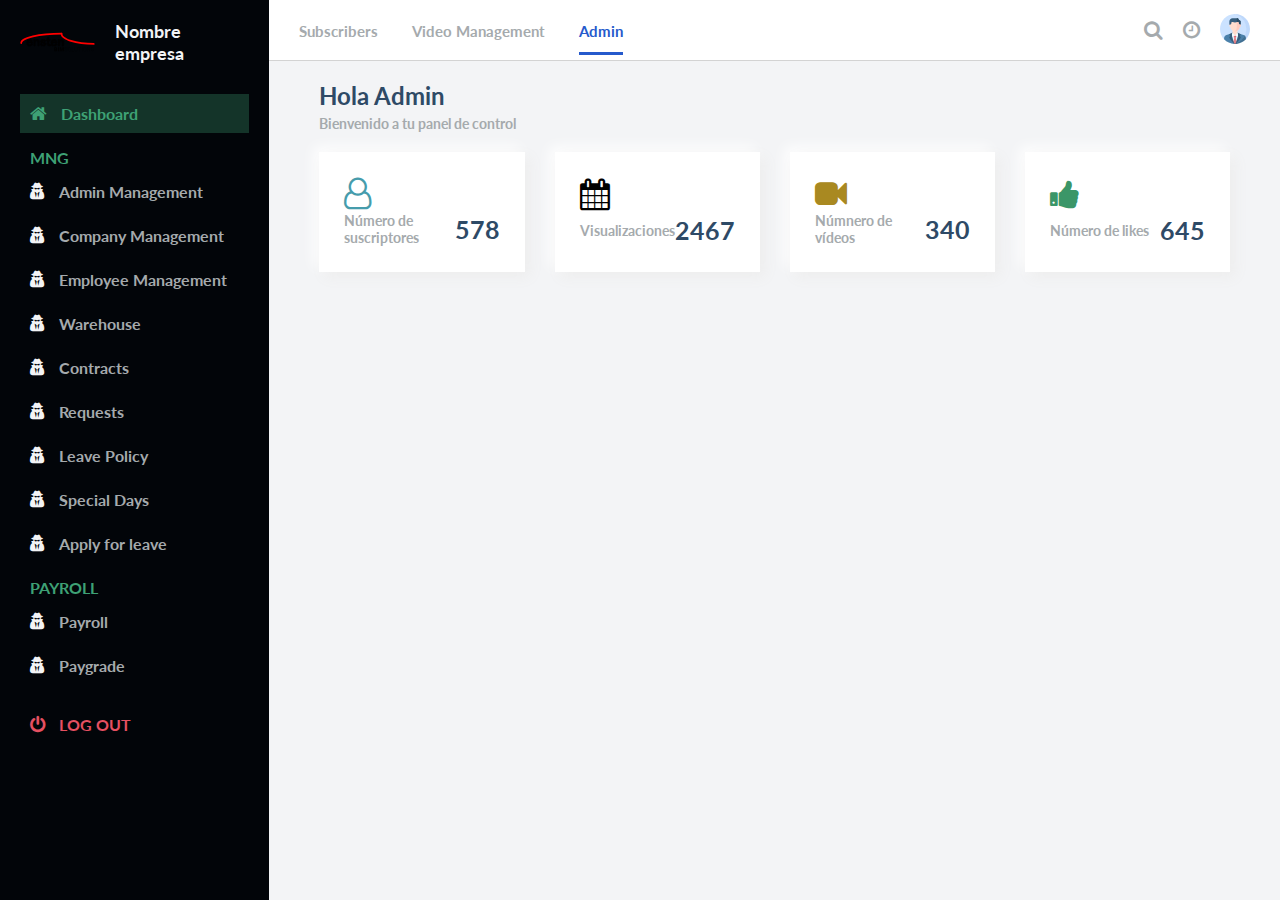
<file: admin-dashboard/index.html>
<!DOCTYPE html>
<html lang="es">
<head>
    <meta charset="UTF-8">
    <meta name="viewport" content="width=device-width, initial-scale=1.0">
    <meta http-equiv="X-UA-Compatible" content="ie=edge">
    <title>Panel de control</title>
    <link rel="stylesheet" href="css/style.css">
    <link rel="stylesheet" href="https://stackpath.bootstrapcdn.com/font-awesome/4.7.0/css/font-awesome.min.css" integrity="sha384-wvfXpqpZZVQGK6TAh5PVlGOfQNHSoD2xbE+QkPxCAFlNEevoEH3Sl0sibVcOQVnN" crossorigin="anonymous">
</head>
<body>
    <div class="container">
        <nav class="navbar">
            <div class="nav-icon" onclick="toggleSidebar()">
                <i class="fa fa-bars"></i>
            </div>
            <!-- Menú superior horizontal -->
            <!-- Menú izquierda -->
            <div class="navbar-left">
                <a href="#">Subscribers</a>
                <a href="#">Video Management</a>
                <a class="active-link" href="#">Admin</a>
            </div>
            <!-- Menú derecha -->
            <div class="navbar-right">
                <a href="#">
                    <i class="fa fa-search"></i>
                </a>
                <a href="#">
                    <i class="fa fa-clock-o"></i>
                </a>
                <a href="#">
                    <img width="30" src="assets/avatar.svg" alt="">
                </a>
            </div>
        </nav>
        <main>
            <div class="main-container">

                <div class="main-title">
                    <div class="main-greeting">
                        <h1>Hola Admin</h1>
                        <p>Bienvenido a tu panel de control</p>
                    </div>
                </div>

                <div class="main-cards">

                    <div class="card">
                        <i class="fa fa-user-o fa-2x text-lightblue"></i>
                        <div class="card-inner">
                            <p class="text-primary-p">Número de suscriptores</p>
                            <span class="font-bold text-title">578</span>
                        </div>
                    </div>

                    <div class="card">
                        <i class="fa fa-calendar fa-2x text-red"></i>
                        <div class="card-inner">
                            <p class="text-primary-p">Visualizaciones</p>
                            <span class="font-bold text-title">2467</span>
                        </div>
                    </div>

                    <div class="card">
                        <i class="fa fa-video-camera fa-2x text-yellow"></i>
                        <div class="card-inner">
                            <p class="text-primary-p">Númnero de vídeos</p>
                            <span class="font-bold text-title">340</span>
                        </div>
                    </div>

                    <div class="card">
                        <i class="fa fa-thumbs-up fa-2x text-green"></i>
                        <div class="card-inner">
                            <p class="text-primary-p">Número de likes</p>
                            <span class="font-bold text-title">645</span>
                        </div>
                    </div>

                </div>

            </div>
        </main>

        <div id="sidebar">
            <div class="sidebar-title">
                <div class="sidebar-img">
                    <img src="assets/logo.svg" alt="">
                    <h1>Nombre empresa</h1>
                </div>
                <i class="fa fa-times" id="sidebarIcon" onclick="closeSidebar"></i>
            </div>

            <div class="sidebar-menu">
                <div class="sidebar-link active-menu-link">
                    <i class="fa fa-home"></i>
                    <a href="#">Dashboard</a>
                </div>
                <h2>MNG</h2>
                <div class="sidebar-link">
                    <i class="fa fa-user-secret"></i>
                    <a href="#">Admin Management</a>
                </div>
                <div class="sidebar-link">
                    <i class="fa fa-user-secret"></i>
                    <a href="#">Company Management</a>
                </div>
                <div class="sidebar-link">
                    <i class="fa fa-user-secret"></i>
                    <a href="#">Employee Management</a>
                </div>
                <div class="sidebar-link">
                    <i class="fa fa-user-secret"></i>
                    <a href="#">Warehouse</a>
                </div>
                <div class="sidebar-link">
                    <i class="fa fa-user-secret"></i>
                    <a href="#">Contracts</a>
                </div>
                <div class="sidebar-link">
                    <i class="fa fa-user-secret"></i>
                    <a href="#">Requests</a>
                </div>
                <div class="sidebar-link">
                    <i class="fa fa-user-secret"></i>
                    <a href="#">Leave Policy</a>
                </div>
                <div class="sidebar-link">
                    <i class="fa fa-user-secret"></i>
                    <a href="#">Special Days</a>
                </div>
                <div class="sidebar-link">
                    <i class="fa fa-user-secret"></i>
                    <a href="#">Apply for leave</a>
                </div>
                <h2>PAYROLL</h2>
                <div class="sidebar-link">
                    <i class="fa fa-user-secret"></i>
                    <a href="#">Payroll</a>
                </div>
                <div class="sidebar-link">
                    <i class="fa fa-user-secret"></i>
                    <a href="#">Paygrade</a>
                </div>
                <div class="sidebar-logout">
                    <i class="fa fa-power-off"></i>
                    <a href="#">Log out</a>
                </div>
            </div>
        </div>
    </div>
    
    <script src="js/main.js"></script>
</body>
</html>
</file>
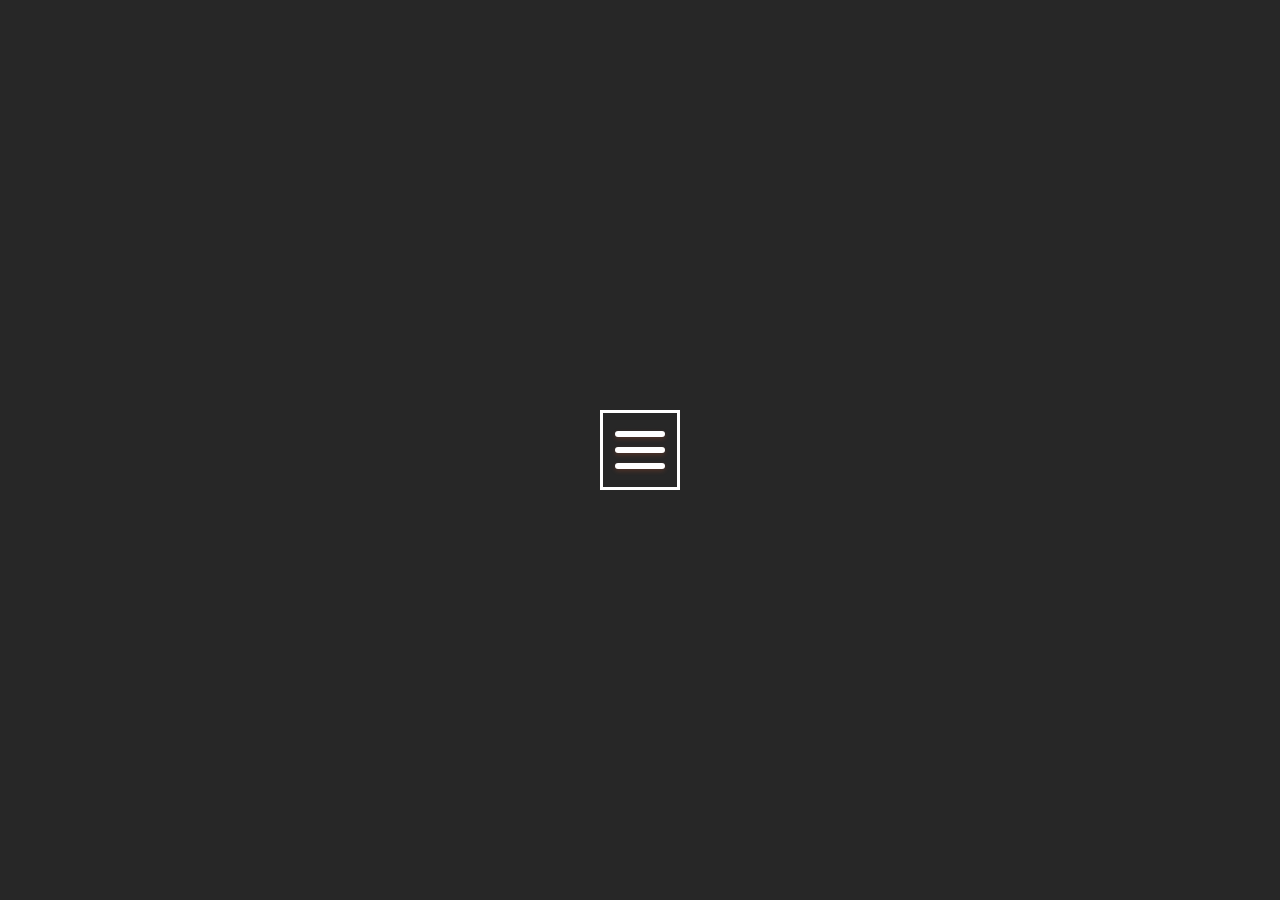
<file: animated-hamburger-menu/index.html>
<!DOCTYPE html>
<html lang="en">
<head>
    <meta charset="UTF-8">
    <meta name="viewport" content="width=device-width, initial-scale=1.0">
    <meta http-equiv="X-UA-Compatible" content="ie=edge">
    <title>CSS Hamburger Animation</title>
    <link rel="stylesheet" href="css/style.css">
</head>
<body>
    <div class="menu-btn">
        <div class="menu-btn-burger"></div>
    </div>
    <script src="js/main.js"></script>
</body>
</html>
</file>
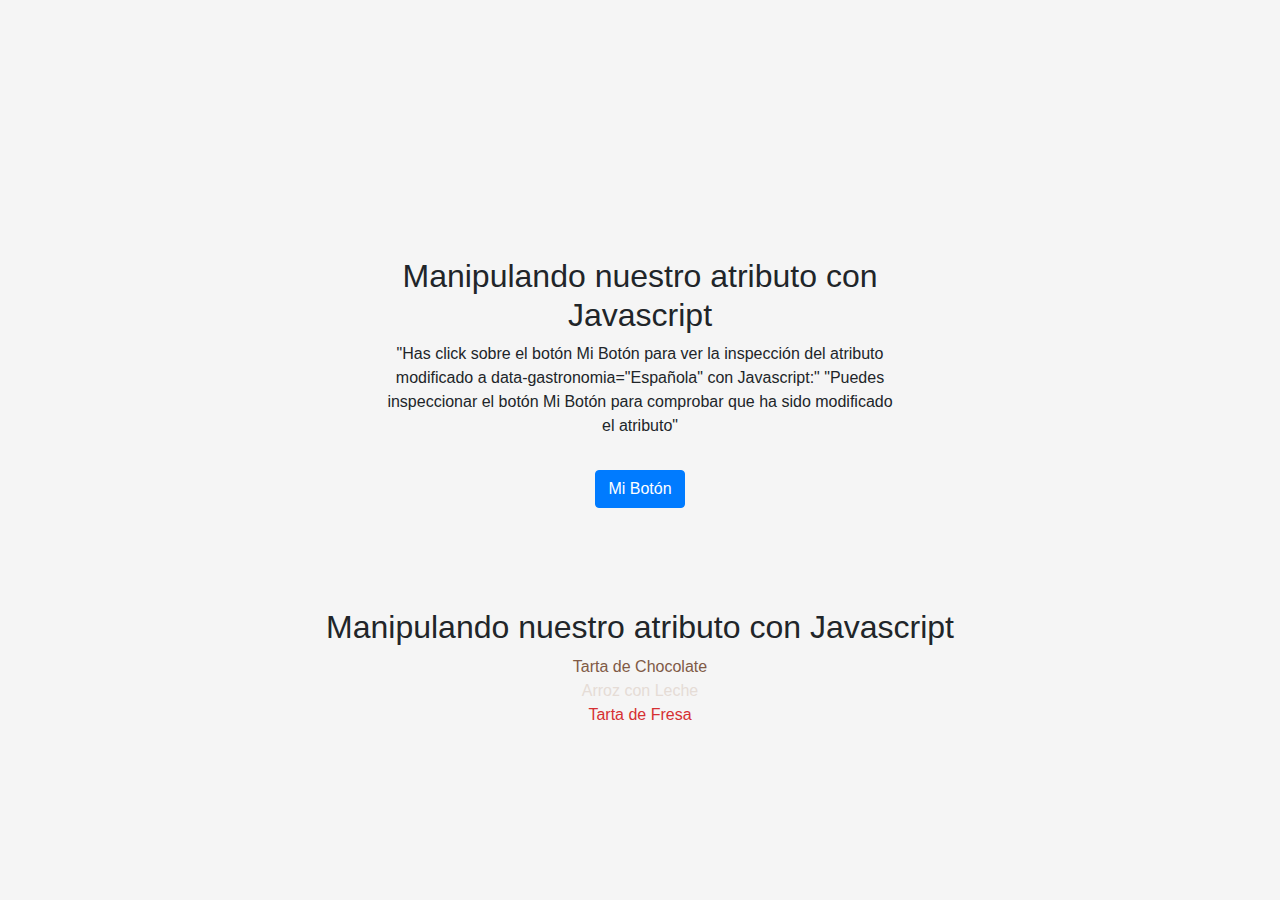
<file: custom-data-attributes/index.html>
<!DOCTYPE html>
<html lang="es">
<head>
    <meta charset="UTF-8">
    <meta name="viewport" content="width=device-width, initial-scale=1.0">
    <meta http-equiv="X-UA-Compatible" content="ie=edge">
    <title>Custom data attributes</title>
    <!-- Bootstrap CSS -->
    <link rel="stylesheet" href="https://maxcdn.bootstrapcdn.com/bootstrap/4.0.0/css/bootstrap.min.css" integrity="sha384-Gn5384xqQ1aoWXA+058RXPxPg6fy4IWvTNh0E263XmFcJlSAwiGgFAW/dAiS6JXm" crossorigin="anonymous">
    <!-- Custom CSS file -->
    <link rel="stylesheet" href="css/style.css">
</head>
<body>
    <div class="custom-with-js">
        <h2>Manipulando nuestro atributo con Javascript</h2>
        <p>"Has click sobre el botón Mi Botón para ver la inspección del atributo modificado a data-gastronomia="Española" con Javascript:"
        "Puedes inspeccionar el botón Mi Botón para comprobar que ha sido modificado el atributo"</p>
        <button type="button" class="btn btn-primary mt-3" data-toggle="modal" data-target="#myModal" id="gastronomia" data-gastronomia="Mexicana">Mi Botón</button>
    </div>

    <div class="custom-with-css">
        <h2>Manipulando nuestro atributo con Javascript</h2>
        <ul style="list-style-type: none;">
            <li data-postre="Tarta de chocolate">Tarta de Chocolate </li>
            <li data-postre="Arroz con leche">Arroz con Leche </li>
            <li data-postre="Tarta de fresa">Tarta de Fresa </li>
          </ul>
    </div>

    <!-- jQuery first, then Popper.js, then Bootstrap JS -->
    <script src="https://code.jquery.com/jquery-3.2.1.slim.min.js" integrity="sha384-KJ3o2DKtIkvYIK3UENzmM7KCkRr/rE9/Qpg6aAZGJwFDMVNA/GpGFF93hXpG5KkN" crossorigin="anonymous"></script>
    <script src="https://cdnjs.cloudflare.com/ajax/libs/popper.js/1.12.9/umd/popper.min.js" integrity="sha384-ApNbgh9B+Y1QKtv3Rn7W3mgPxhU9K/ScQsAP7hUibX39j7fakFPskvXusvfa0b4Q" crossorigin="anonymous"></script>
    <script src="https://maxcdn.bootstrapcdn.com/bootstrap/4.0.0/js/bootstrap.min.js" integrity="sha384-JZR6Spejh4U02d8jOt6vLEHfe/JQGiRRSQQxSfFWpi1MquVdAyjUar5+76PVCmYl" crossorigin="anonymous"></script>

    <!-- Custom JavaScript file -->
    <script src="js/main.js"></script>
</body>
</html>
</file>
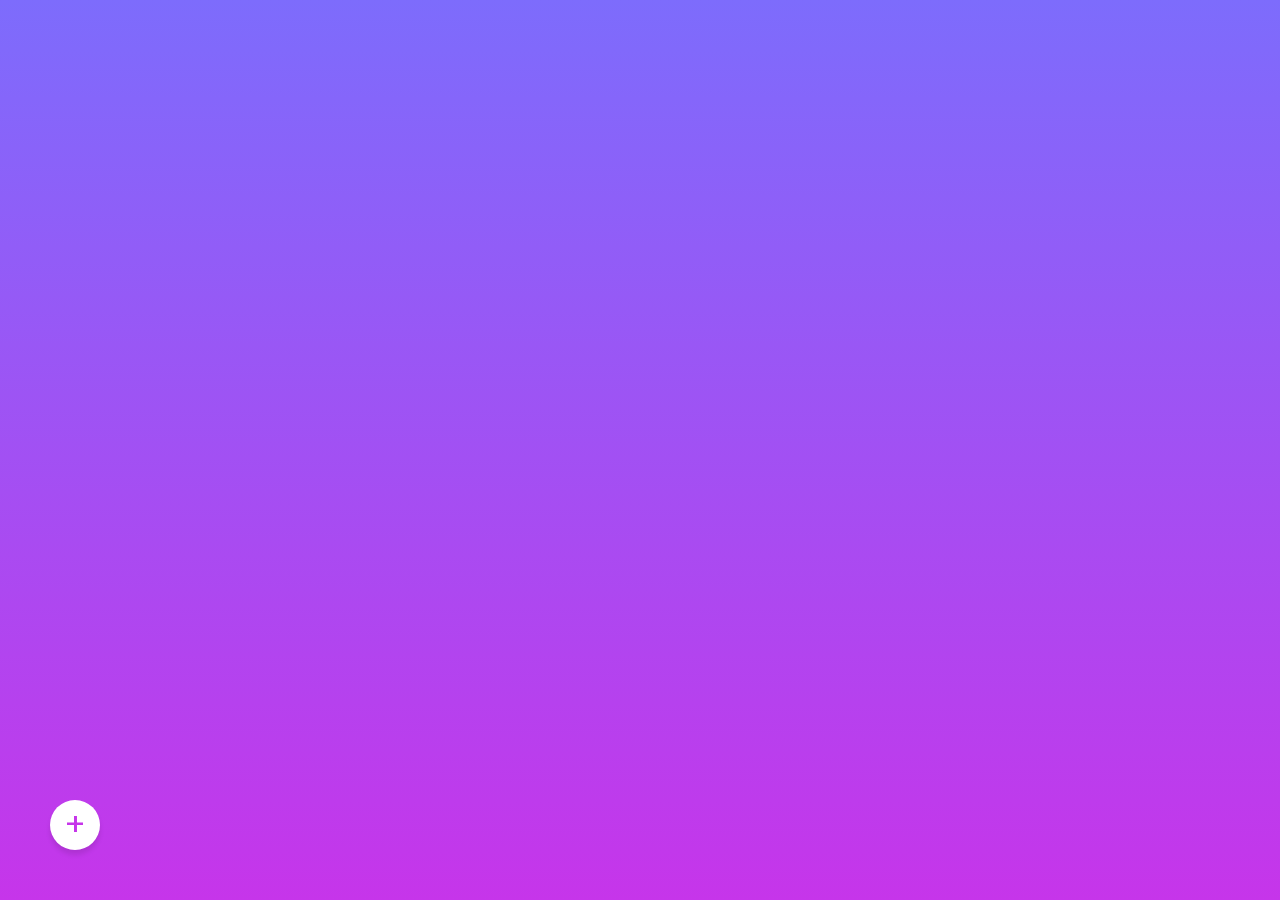
<file: floating-action-button/index.html>
<!DOCTYPE html>
<html lang="en">
<head>
    <meta charset="UTF-8">
    <meta name="viewport" content="width=device-width, initial-scale=1.0">
    <meta http-equiv="X-UA-Compatible" content="ie=edge">
    <title>Floating action button</title>
    <link rel="stylesheet" href="css/style.css">
    <link rel="stylesheet" href="https://stackpath.bootstrapcdn.com/font-awesome/4.7.0/css/font-awesome.min.css" integrity="sha384-wvfXpqpZZVQGK6TAh5PVlGOfQNHSoD2xbE+QkPxCAFlNEevoEH3Sl0sibVcOQVnN" crossorigin="anonymous">
</head>
<body>
    <div class="action" onclick= "actionToggle();">
        <span>+</span>
        <ul>
            <li><i class="fa fa-home" aria-hidden="true"></i>Share on facebook</li>
            <li><i class="fa fa-file-text-o" aria-hidden="true"></i>Share on twitter</li>
            <li><i class="fa fa-cogs" aria-hidden="true"></i>Share on instagram</li>
            <li><i class="fa fa-users" aria-hidden="true"></i>Share on linkedin</li>
        </ul>
    </div>
    <script src="js/main.js"></script>
</body>
</html>
</file>
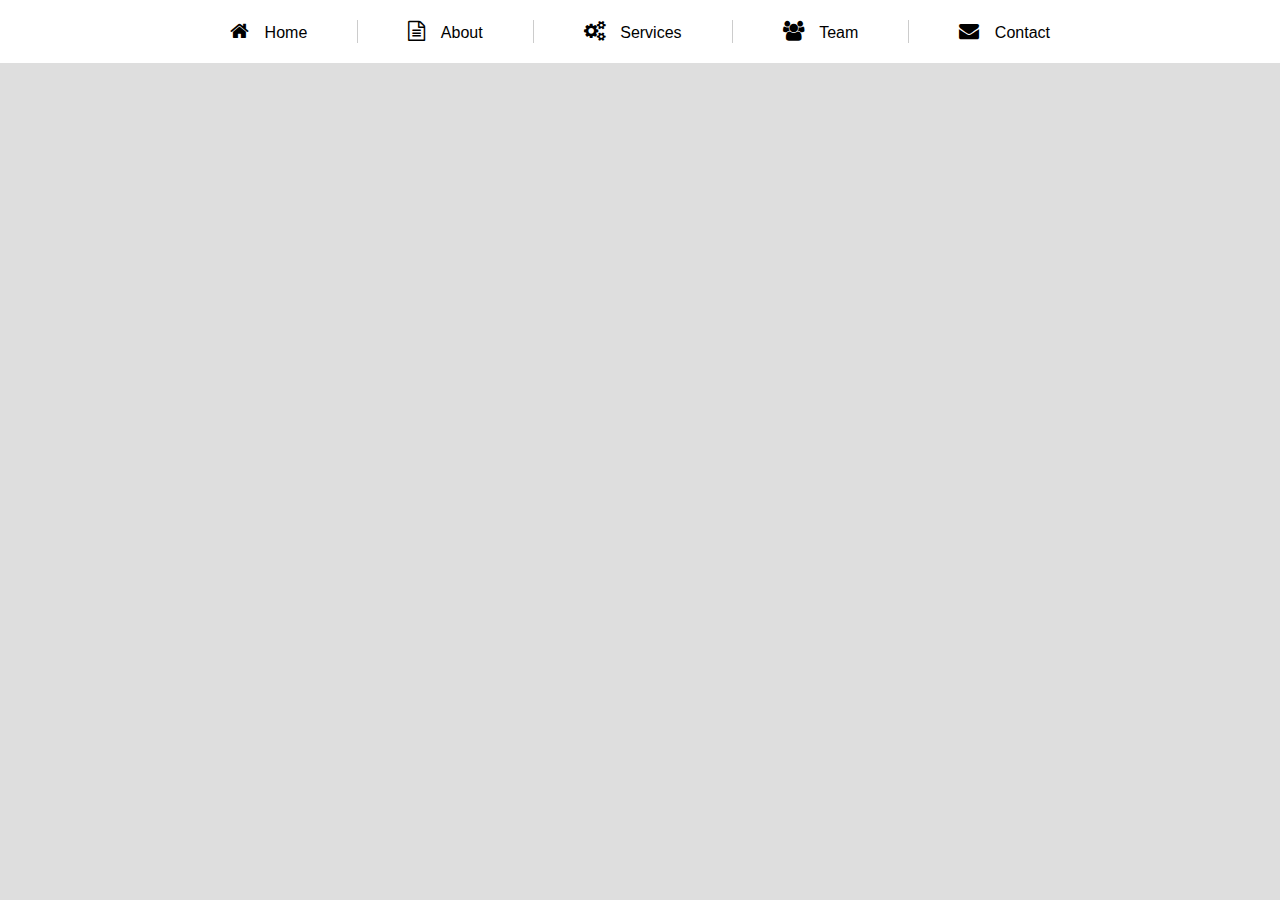
<file: navigation-bar-with-horizontal-icons/index.html>
<!DOCTYPE html>
<html lang="en">
<head>
    <meta charset="UTF-8">
    <meta name="viewport" content="width=device-width, initial-scale=1.0">
    <meta http-equiv="X-UA-Compatible" content="ie=edge">
    <title>Navigation bar with vertical icons</title>
    <link rel="stylesheet" href="css/style.css">
    <link rel="stylesheet" href="https://stackpath.bootstrapcdn.com/font-awesome/4.7.0/css/font-awesome.min.css" integrity="sha384-wvfXpqpZZVQGK6TAh5PVlGOfQNHSoD2xbE+QkPxCAFlNEevoEH3Sl0sibVcOQVnN" crossorigin="anonymous">
</head>
<body>
    <ul>
        <li>
            <a href="#">
                <div class="icon">
                    <i class="fa fa-home" aria-hidden="true"></i>
                    
                </div>
                <div class="name">Home</div>
            </a>
        </li>
        <li>
            <a href="#">
                <div class="icon">
                    <i class="fa fa-file-text-o" aria-hidden="true"></i>
                    
                </div>
                <div class="name">About</div>
            </a>
        </li>
        <li>
            <a href="#">
                <div class="icon">
                    <i class="fa fa-cogs" aria-hidden="true"></i>
                    
                </div>
                <div class="name">Services</div>
            </a>
        </li>
        <li>
            <a href="#">
                <div class="icon">
                    <i class="fa fa-users" aria-hidden="true"></i>
                    
                </div>
                <div class="name">Team</div>
            </a>
        </li>
        <li>
            <a href="#">
                <div class="icon">
                    <i class="fa fa-envelope" aria-hidden="true"></i>
                    
                </div>
                <div class="name">Contact</div>
            </a>
        </li>
    </ul>
</body>
</html>
</file>
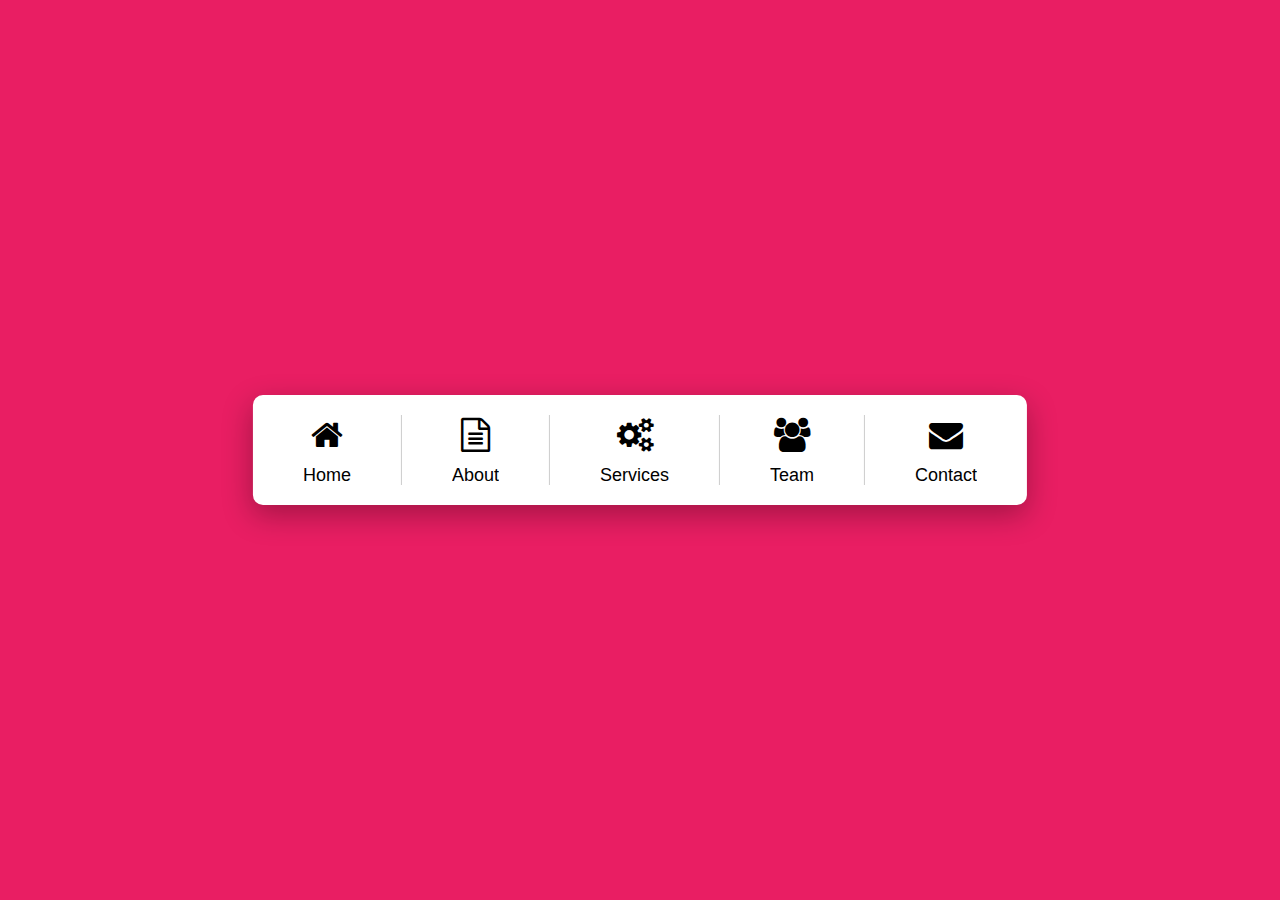
<file: navigation-bar-with-icons/index.html>
<!DOCTYPE html>
<html lang="en">
<head>
    <meta charset="UTF-8">
    <meta name="viewport" content="width=device-width, initial-scale=1.0">
    <meta http-equiv="X-UA-Compatible" content="ie=edge">
    <title>Navigation bar with icons and effects</title>
    <link rel="stylesheet" href="css/style.css">
    <link rel="stylesheet" href="https://stackpath.bootstrapcdn.com/font-awesome/4.7.0/css/font-awesome.min.css" integrity="sha384-wvfXpqpZZVQGK6TAh5PVlGOfQNHSoD2xbE+QkPxCAFlNEevoEH3Sl0sibVcOQVnN" crossorigin="anonymous">
</head>
<body>
    <ul>
        <li>
            <a href="#">
                <div class="icon">
                    <i class="fa fa-home" aria-hidden="true"></i>
                    <i class="fa fa-home" aria-hidden="true"></i>
                </div>
                <div class="name"><span data-text="Home">Home</span></div>
            </a>
        </li>
        <li>
            <a href="#">
                <div class="icon">
                    <i class="fa fa-file-text-o" aria-hidden="true"></i>
                    <i class="fa fa-file-text-o" aria-hidden="true"></i>
                </div>
                <div class="name"><span data-text="About">About</span></div>
            </a>
        </li>
        <li>
            <a href="#">
                <div class="icon">
                    <i class="fa fa-cogs" aria-hidden="true"></i>
                    <i class="fa fa-cogs" aria-hidden="true"></i>
                </div>
                <div class="name"><span data-text="Services">Services</span></div>
            </a>
        </li>
        <li>
            <a href="#">
                <div class="icon">
                    <i class="fa fa-users" aria-hidden="true"></i>
                    <i class="fa fa-users" aria-hidden="true"></i>
                </div>
                <div class="name"><span data-text="Team">Team</span></div>
            </a>
        </li>
        <li>
            <a href="#">
                <div class="icon">
                    <i class="fa fa-envelope" aria-hidden="true"></i>
                    <i class="fa fa-envelope" aria-hidden="true"></i>
                </div>
                <div class="name"><span data-text="Contact">Contact</span></div>
            </a>
        </li>
    </ul>
</body>
</html>
</file>
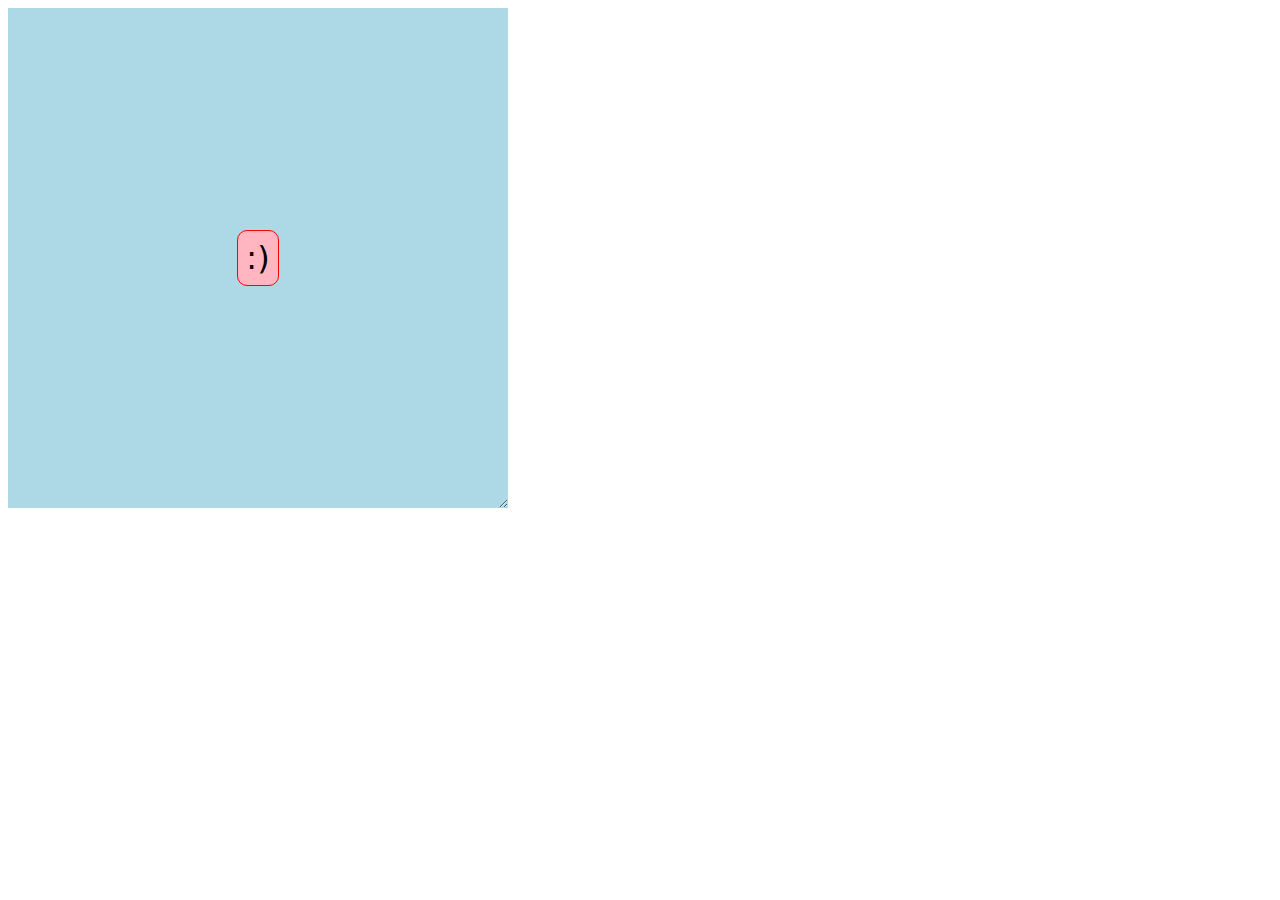
<file: super-centered/index.html>
<!DOCTYPE html>
<html lang="en">
<head>
    <meta charset="UTF-8">
    <meta name="viewport" content="width=device-width, initial-scale=1.0">
    <meta http-equiv="X-UA-Compatible" content="ie=edge">
    <title>CSS Hamburger Animation</title>
    <link rel="stylesheet" href="css/style.css">
</head>
<body>
    <div class="parent" >
        <div class="child" contenteditable>:)</div>
    </div>
</body>
</html>
</file>
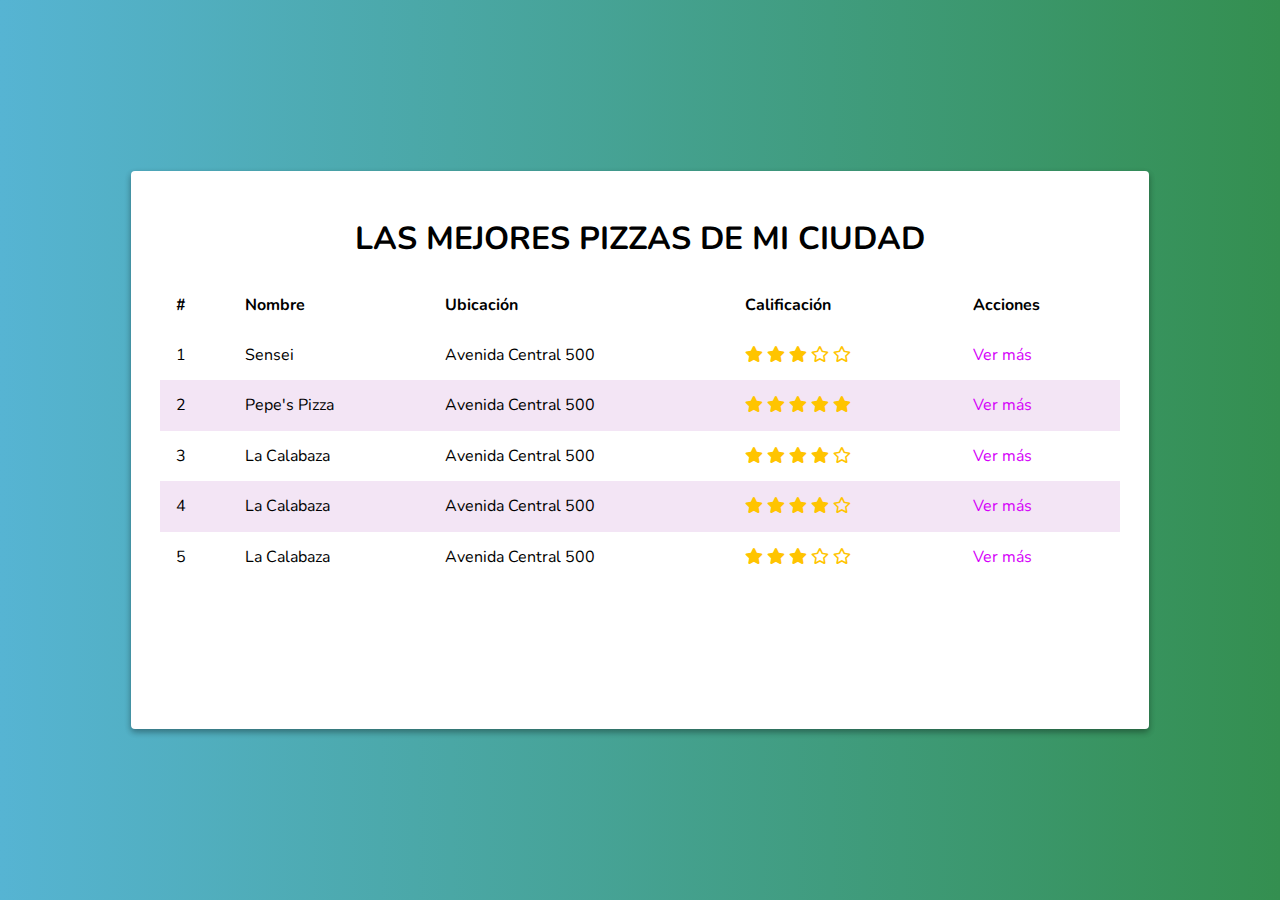
<file: tablas/index.html>
<!DOCTYPE html>
<html lang="en">
<head>
    <meta charset="UTF-8">
    <meta name="viewport" content="width=device-width, initial-scale=1.0">

    <title>Document</title>
    
    <link rel="stylesheet" href="css/normalize.css">
    <link rel="stylesheet" href="https://cdnjs.cloudflare.com/ajax/libs/font-awesome/5.15.1/css/all.min.css">
    <link rel="stylesheet" href="https://cdnjs.cloudflare.com/ajax/libs/animate.css/4.1.1/animate.min.css">
    <link rel="stylesheet" href="css/main.css">
</head>
<body>
    <div class="container">
        <div class="content animate__animated animate__fadeInDown">
            <header>
                <h1 class="title">Las mejores pizzas de mi ciudad</h1>
            </header>
            <table class="table">
                <thead class="cabecera">
                    <th>#</th>
                    <th>Nombre</th>
                    <th>Ubicación</th>
                    <th>Calificación</th>
                    <th>Acciones</th>
                </thead>
                <tbody>
                    <tr>
                        <td>1</td>
                        <td>Sensei</td>
                        <td>Avenida Central 500</td>
                        <td>
                            <i class="fas fa-star"></i>
                            <i class="fas fa-star"></i>
                            <i class="fas fa-star"></i>
                            <i class="far fa-star"></i>
                            <i class="far fa-star"></i>
                        </td>
                        <td>
                            <a href="#" class="ver-mas">Ver más</a>
                        </td>
                    </tr>

                    <tr>
                        <td>2</td>
                        <td>Pepe's Pizza</td>
                        <td>Avenida Central 500</td>
                        <td>
                            <i class="fas fa-star"></i>
                            <i class="fas fa-star"></i>
                            <i class="fas fa-star"></i>
                            <i class="fas fa-star"></i>
                            <i class="fas fa-star"></i>
                        </td>
                        <td>
                            <a href="#" class="ver-mas">Ver más</a>
                        </td>
                    </tr>

                    <tr>
                        <td>3</td>
                        <td>La Calabaza</td>
                        <td>Avenida Central 500</td>
                        <td>
                            <i class="fas fa-star"></i>
                            <i class="fas fa-star"></i>
                            <i class="fas fa-star"></i>
                            <i class="fas fa-star"></i>
                            <i class="far fa-star"></i>
                        </td>
                        <td>
                            <a href="#" class="ver-mas">Ver más</a>
                        </td>
                    </tr>
                    <tr>
                        <td>4</td>
                        <td>La Calabaza</td>
                        <td>Avenida Central 500</td>
                        <td>
                            <i class="fas fa-star"></i>
                            <i class="fas fa-star"></i>
                            <i class="fas fa-star"></i>
                            <i class="fas fa-star"></i>
                            <i class="far fa-star"></i>
                        </td>
                        <td>
                            <a href="#" class="ver-mas">Ver más</a>
                        </td>
                    </tr>
                    <tr>
                        <td>5</td>
                        <td>La Calabaza</td>
                        <td>Avenida Central 500</td>
                        <td>
                            <i class="fas fa-star"></i>
                            <i class="fas fa-star"></i>
                            <i class="fas fa-star"></i>
                            <i class="far fa-star"></i>
                            <i class="far fa-star"></i>
                        </td>
                        <td>
                            <a href="#" class="ver-mas">Ver más</a>
                        </td>
                    </tr>
                </tbody>
            </table>
        </div>
    </div>
    <script src="js/main.js"></script>
</body>
</html>
</file>
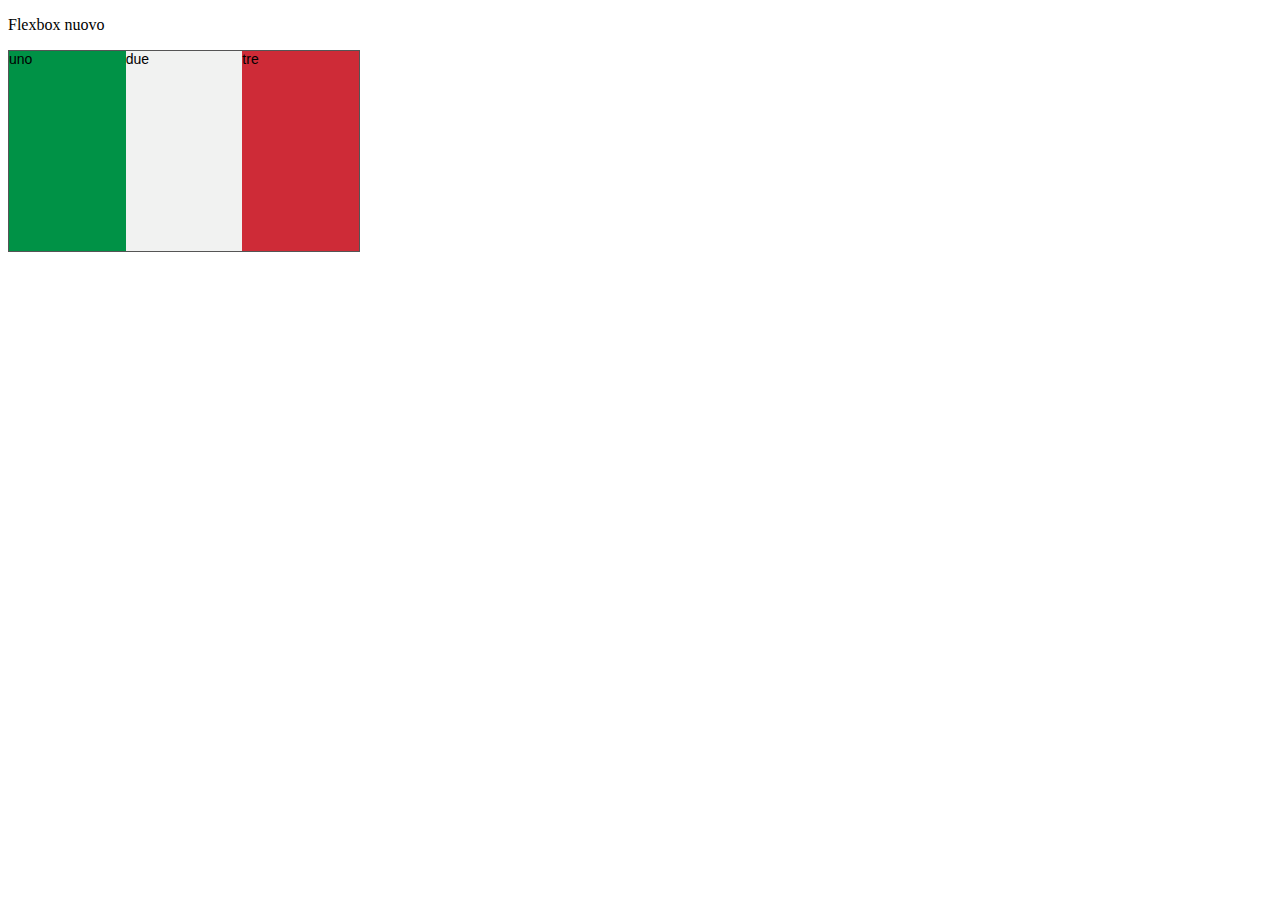
<file: flexbox-banner/flexbox.html>
<!DOCTYPE html>
<html lang="en">
  <head>
    <style>

   .flex
   {
      /* basic styling */
      width: 350px;
      height: 200px;
      border: 1px solid #555;
      font: 14px Arial;

      /* flexbox setup */
      display: -webkit-flex;
      -webkit-flex-direction: row;

      display: flex;
      flex-direction: row;
   }

   .flex > div
   {
      -webkit-flex: 1 1 auto;
      flex: 1 1 auto;

      width: 30px; /* To make the transition work nicely.  (Transitions to/from
                      "width:auto" are buggy in Gecko and Webkit, at least.
                      See http://bugzil.la/731886 for more info.) */

      -webkit-transition: width 0.7s ease-out;
      transition: width 0.7s ease-out;
   }

   /* colors */
   .flex > div:nth-child(1){ background : #009246; }
   .flex > div:nth-child(2){ background : #F1F2F1; }
   .flex > div:nth-child(3){ background : #CE2B37; }

   .flex > div:hover
   {
        width: 200px;
   }
   
   </style>
    
 </head>
 <body>
  <p>Flexbox nuovo</p>
  <div class="flex">
    <div>uno</div>
    <div>due</div>
    <div>tre</div>
  </div>
 </body>
</html>
</file>
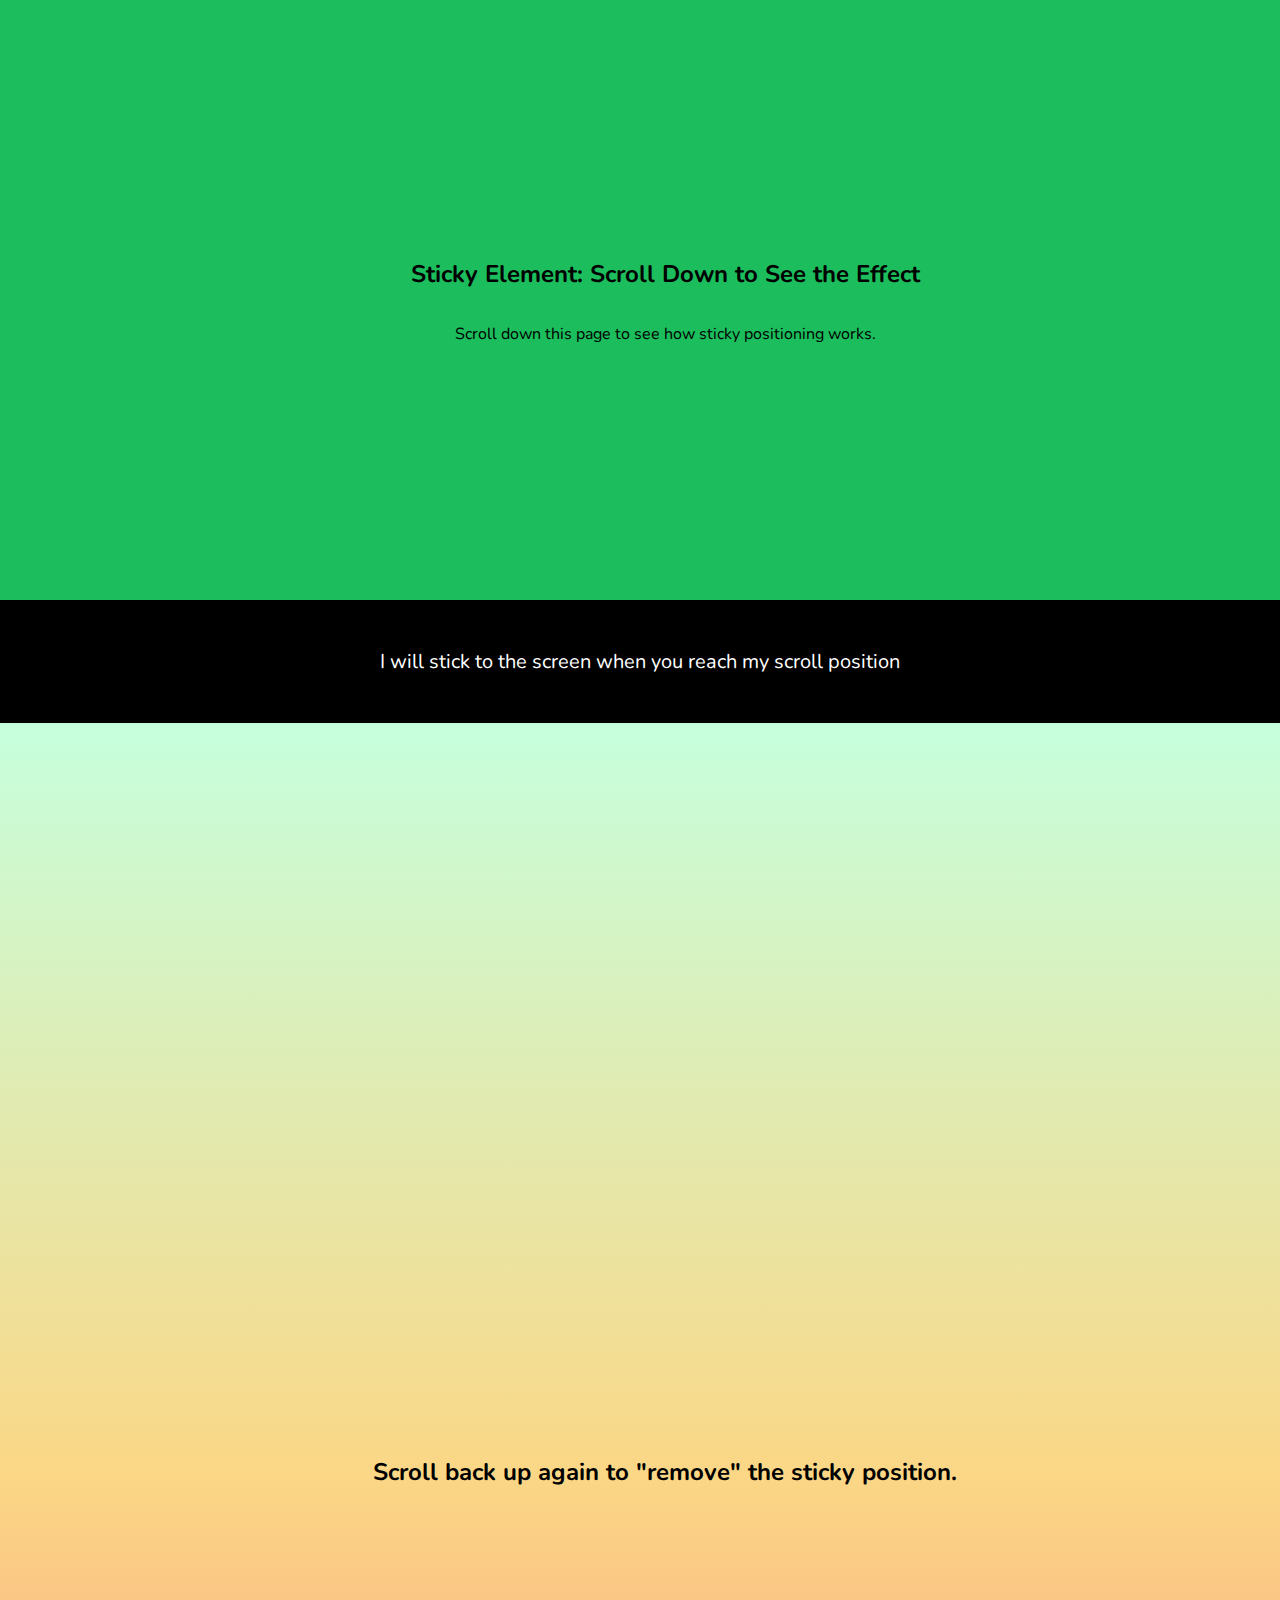
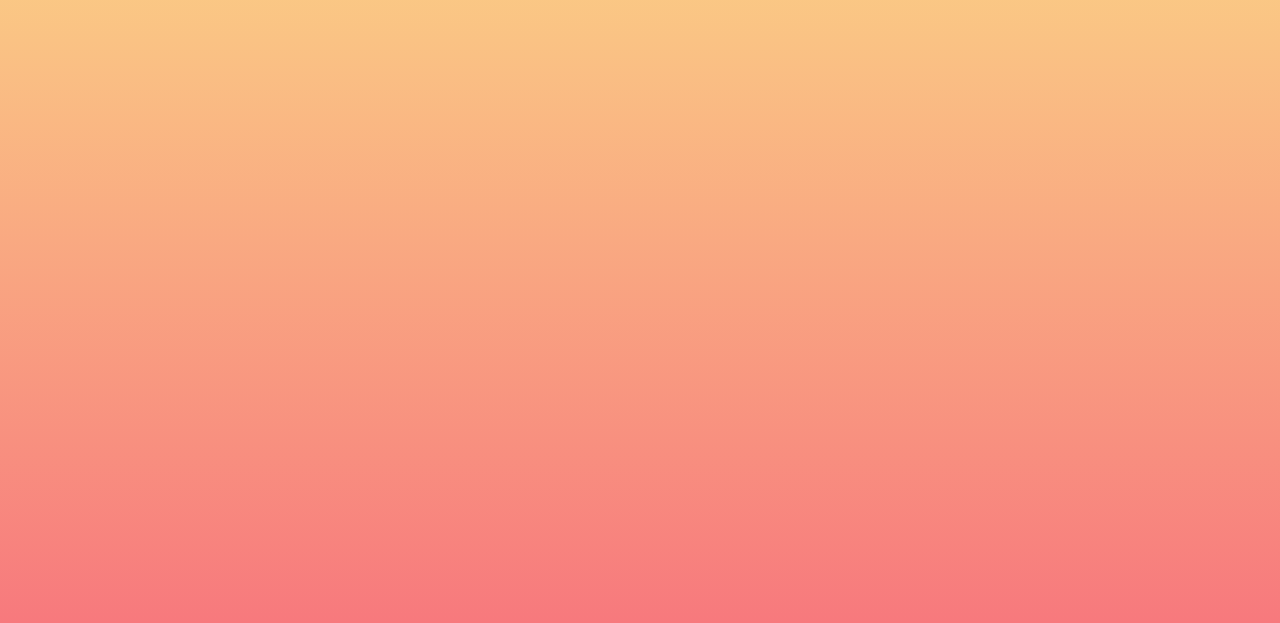
<file: sticky-menu/sticky-menu.html>
<!DOCTYPE html>
<html lang="en">
<head>
    <meta charset="UTF-8">
    <meta name="viewport" content="width=device-width, initial-scale=1.0">

    <title>Document</title>
    
    <link rel="stylesheet" href="css/normalize.css">
    <link rel="stylesheet" href="https://cdnjs.cloudflare.com/ajax/libs/font-awesome/5.15.1/css/all.min.css">
    <link rel="stylesheet" href="https://cdnjs.cloudflare.com/ajax/libs/animate.css/4.1.1/animate.min.css">
    <link rel="stylesheet" href="css/main.css">
</head>
<body>
    <div class="container">
        <div class="hero-header">
            <h2>Sticky Element: Scroll Down to See the Effect</h2>
            <p>Scroll down this page to see how  sticky positioning works.</p>
        </div>

        <div class="sticky">I will stick to the screen when you reach my scroll position</div>

        <div class="contenido">
            <h2>Scroll back up again to "remove" the sticky position.</h2>
        </div>
    </div>
</body>
</html>
</file>
<file: admin-dashboard/css/style.css>
@import url('https://fonts.googleapis.com/css2?family=Lato:wght@300;400;700&display=swap');

* {
    margin: 0;
    padding: 0;
}

body {
    font-family: 'Lato', sans-serif;
    box-sizing: border-box;
}

/* Colores y formato del texto */
.text-primary-p {
    color: #a5aaad;
    font-size: 14px;
    font-weight: 700;
}

.font-bold {
    font-weight: 700;
}

.text-title {
    color: #2e4a66;
}

.text-lightblue {
    color: #469cac;
}

.text-yellow {
    color: #a98921;
}

.text-green {
    color: #3b9668;
}

/* Distribución de las secciones */
.container {
    display: grid;
    height: 100vh;
    grid-template-columns: 0.8fr 1fr 1fr 1fr;
    grid-template-rows: 0.2fr 3fr;
    grid-template-areas: 
        "sidebar nav nav nav"
        "sidebar main main main";
}

.navbar {
    background: #fff;
    grid-area: nav;
    height: 60px;
    display: flex;
    align-items: center;
    justify-content: space-between;
    padding: 0 30px;
    border-bottom: 1px solid lightgrey;
}

/* BARRA SUPERIOR DE NAVEGACIÓN */
.nav-icon {
    display: none;
}

.nav-icon > i {
    font-size: 26px;
    color: #a5aaad;
}

.navbar-left > a {
    margin-right: 30px;
    text-decoration: none;
    color: #a5aaad;
    font-size: 15px;
    font-weight: 700;
}

.navbar-left .active-link {
    color: #265acc;
    border-bottom: 3px solid #265acc;
    padding-bottom: 12px;;
}

.navbar-right {
    display: flex;
    justify-content: center;
    align-items: center;
}

.navbar-right >a {
    margin-left: 20px;
    text-decoration: none;
}

.navbar-right >a >i {
    color: #a5aaad;
    font-size: 20px;
    /* border-radius: 50px; */
    background: #fff;
    /* box-shadow: 2px 2px 5px #463f3f, -2px -2px 5px #fff; */
}

/* ÁREA CENTRAL DE CONTENIDO */
main {
    background: #f3f4f6;
    grid-area: main;
    overflow-y: auto;
}

.main-container {
    padding: 20px 50px;
}

.main-title {
    display: flex;
    align-items: center;
}

.main-title > img {
    max-height: 100px;
    object-fit: contain;
    margin-right: 20px;
}

.main-greeting > h1  {
    font-size: 24px;
    color: #2e4a66;
    margin-bottom: 5px;
}

.main-greeting > p {
    font-size: 14px;
    font-weight: 700;
    color: #a5aaad;
}

.main-cards {
    display: grid;
    grid-template-columns: 1fr 1fr 1fr 1fr;
    gap: 30px;
    margin: 20px 0;
}

.card {
    display: flex;
    flex-direction: column;
    justify-content: space-around;
    height: 70px;
    padding: 25px;
    background: #fff;
    box-shadow: 5px 5px 13px #ededed, -5px -5px 13px #fff;
}

.card-inner {
    display: flex;
    align-items: center;
    justify-content: space-between;
}

.card-inner > span {
    font-size: 25px;
}

/* MENÚ LATERAL IZQUIERDO */
#sidebar {
    background: #020509;
    grid-area: sidebar;
    overflow-y: auto;
    padding: 20px;
    -webkit-transition: all 0.5s;
    transition: all 0.5s;
}


.sidebar-img {
    display: flex;
    align-items: center;
}

.sidebar-title > div > img {
    width: 75px;
    object-fit: contain;
}

.sidebar-title > div > h1 {
    font-size: 18px;
    display: inline;
    margin-left: 20px;
}

.sidebar-title > i {
    font-size: 18px;
    display: none;
}

.sidebar-title {
    display: flex;
    justify-content: space-between;
    align-items: center;
    color: #f3f4f6;
    margin-bottom: 30px;
}

.sidebar-menu > h2 {
    color: #3ea175;
    font-size: 16px;
    margin-top: 15px;
    margin-bottom: 5px;
    padding: 0 10px;
    font-weight: 700;
}

.sidebar-link {
    color: #f3f4f6;
    padding: 10px;
    margin-bottom: 5px;
}

.active-menu-link {
    background:  rgba(62, 161, 117, 0.3);
    color: #3ea175;
}

.active-menu-link a {
    color: #3ea175 !important;
}

.sidebar-link > a {
    text-decoration: none;
    color: #a5aaad;
    font-weight: 700;
}

.sidebar-link > i {
    margin-right: 10px;
    font-size: 18px;
}

.sidebar-logout {
    margin-top: 20px;
    padding: 10px;
    color: #e65061;
}

.sidebar-logout > a {
    text-decoration: none;
    color: #e65061;
    font-weight: 700;
    text-transform: uppercase;
}

.sidebar-logout > i {
    margin-right: 10px;
    font-size: 18px;
}
</file>
<file: animated-hamburger-menu/css/style.css>
* {
    margin: 0;
    padding: 0;
    box-sizing: border-box;
}

body {
    background: #272727;
    display: flex;
    justify-content: center;
    align-items: center;
    min-height: 100vh;
}

.menu-btn {
    position: relative;
    display: flex;
    justify-content: center;
    align-items: center;
    width: 80px;
    height: 80px;
    cursor: pointer;
    transition: all .5s ease-in-out;
    /* Comment if you dont want border of menu icon */
    border:  3px solid #ffffff;
}

.menu-btn-burger {
    width: 50px;
    height: 6px;
    background: #ffffff;
    border-radius: 5px;
    box-shadow: 0 2px 5px rgba(255, 101, 47, .2);
    transition: all .5s ease-in-out;
}

.menu-btn-burger::before,
.menu-btn-burger::after {
    content: '';
    position: absolute;
    width: 50px;
    height: 6px;
    background: #ffffff;
    border-radius: 5px;
    box-shadow: 0 2px 5px rgba(255, 101, 47, .2);
    transition: all .5s ease-in-out;
}

.menu-btn-burger::before {
    transform: translateY(-16px);
}

.menu-btn-burger::after {
    transform: translateY(16px);
}

/* Animation */
.menu-btn.open .menu-btn-burger {
    transform: translateX(-50px);
    background: transparent;
    box-shadow: none;
}

.menu-btn.open .menu-btn-burger::before {
    transform: rotate(45deg) translate(35px, -35px);
}

.menu-btn.open .menu-btn-burger::after {
    transform: rotate(-45deg) translate(35px, 35px);
}
</file>
<file: custom-data-attributes/css/style.css>
* {
    margin: 0;
    padding: 0;
    box-sizing: border-box;
}

body {
    background: #f5f5f5;
    display: flex;
    justify-content: center;
    align-items: center;
    min-height: 100vh;
    flex-direction: column;
}


.custom-with-js{
    /* position: relative;
    display: flex;
    justify-content: center;
    align-items: center; */
    margin: 100px 40px;
    text-align: center;
    width: 40%;
    
}


.custom-with-css{
    
    text-align: center;
    width: 50%;
}




li[data-postre='Tarta de chocolate'] {
    color: #805a46;
 }

 li[data-postre='Arroz con leche'] {
    color: #e5dcd6;
 }

 li[data-postre='Tarta de fresa'] {
    color: #d53032;
 }
</file>
<file: floating-action-button/css/style.css>
@import url('https://fonts.googleapis.com/css2?family=Poppins:wght@200;300;400;500;600;700;800;900&display=swap');

* {
    margin: 0;
    padding: 0;
    font-family: 'Poppins', sans-serif;
}

body {
    min-height: 100vh;
    background: linear-gradient(#7d6cfc, #c635ea);
}

.action {
    position: fixed;
    bottom: 50px;
    left: 50px;
    width: 50px;
    height: 50px;
    background: #fff;
    color:#c635ea;
    border-radius: 50%;
    cursor: pointer;
    box-shadow: 0 5px 5px rgba(0,0,0,0.1);
}

.action span {
    position: relative;
    width: 100%;
    height: 100%;
    display: flex;
    justify-content: center;
    align-items: center;
    font-size: 2em;
    transition: 0.3s ease-in-out;
}

.action.active span {
    transform: rotate(135deg);
}

.action ul {
    position: absolute;
    bottom: 60px;
    background: #fff;
    min-width: 200px;
    padding: 20px;
    opacity: 0;
    visibility: hidden;
    transition: 0.3s;
    border-radius: 3%;
}

.action.active ul {
    opacity: 1;
    visibility: visible;
    transition: 0.3s;
}

.action ul li {
    list-style: none;
    display: flex;
    justify-content: flex-start;
    align-items: center;
    padding: 10px 0;
    transition: 0.3s;
    color: #000;
}

.action ul li:hover {
    font-weight: 600;
}


.action ul li:not(:last-child) {
    border-bottom: 1px solid rgba(0,0,0,0.2);
}

.action ul li i{
    margin-right: 10px;
    opacity: 0.2;
}

.action ul li:hover i{
    opacity: 0.8;
}
</file>
<file: navigation-bar-with-horizontal-icons/css/style.css>
body {
     margin: 0;
     padding: 0;
     font-family: sans-serif;
     background: #dedede;
 }

 ul {
     margin: 0;
     padding: 20px 0;

     background: #ffffff;
     display: flex;
     justify-content: center;
 }

 ul li {
     list-style: none;
     text-align: center;
     display: block;
     border-right: 1px solid rgba(0,0,0,0.2);
 }


 .icon {
     display: inline;
     padding-right: 10px;
     font-size: 20px;
 }

 .name {
     display: inline;
     font-size: 16px;
 }

 ul li:last-child {
    border-right: none;
}

ul li a {
    text-decoration: none;
    padding:  24px 50px;
    color: #000;
}

ul li a:hover {
    background: rgba(0,0,0,0.05);
}


ul li a:hover .icon .fa {
    color: red;
    transition: 0.5s;
}

ul li a:hover .name {
    color: red;
    transition: 0.5s;
}
</file>
<file: navigation-bar-with-icons/css/style.css>
body {
     margin: 0;
     padding: 0;
     font-family: sans-serif;
     background: #e91e63;
 }

 ul {
     position: absolute;
     top: 50%;
     left: 50%;
     transform: translate(-50%, -50%);
     margin: 0;
     padding: 20px 0;

     background: #ffffff;
     display: flex;
     border-radius: 10px;
     box-shadow: 0 10px 30px rgba(0,0,0,0.3);


 }

 ul li {
     list-style: none;
     text-align: center;
     display: block;
     border-right: 1px solid rgba(0,0,0,0.2);
 }

 ul li:last-child {
     border-right: none;
 }

 ul li a {
     text-decoration: none;
     padding:  0 50px;
     display: block;
 }

 ul li a .icon {
     width: 40px;
     height: 40px;
     text-align: center;
     /* background: #ccc; */
     overflow: hidden;
     margin: 0 auto 10px;
 }

 ul li a .icon .fa {
     width: 100%;
     height: 100%;
     line-height: 40px;
     font-size: 34px;
     transition: 0.5s;
     color: #000;
 }

 ul li a .icon .fa:last-child {
    color: #e91e63;
 }

 ul li a:hover .icon .fa {
     transform: translateY(-100%);
 }

 ul li a .name {
     position: relative;
     height: 20px;
     width: 100%;
     display: block;
     overflow: hidden;
 }

 ul li a .name span {
     display: block;
     position: relative;
     color: #000;
     font-size: 18px;
     line-height: 20px;
     transition: 0.5s;
     

 }

 ul li a .name span:before {
     content: attr(data-text);
     position: absolute;
     top: -100%;
     left: 0;
     width: 100%;
     height: 100%;
     color: #e91e63

 }

 ul li a:hover .name span {
     transform: translateY(20px);
 }
</file>
<file: super-centered/css/style.css>
.parent {
    display: grid;
    place-items: center;
    
    background: lightblue;
    width: 500px;
    height: 500px;
    
    resize: both;
    overflow: auto;
  }
  
  .child {
    padding: 0.5rem;
    border-radius: 10px;
    border: 1px solid red;
    background: lightpink;
    font-size: 2rem;
    text-align: center;
  }
  
  body {
    font-family: system-ui, serif;
  }
</file>
<file: tablas/css/main.css>
/* Referencia de colores:

Rosa: #C6426E
Morado: #642B73
Negro: #999999
Gris: #f5f5f5
*/

@import url('https://fonts.googleapis.com/css2?family=Nunito:ital,wght@0,400;0,700;1,200&display=swap');

html{
    font-family: 'Nunito', sans-serif;
}

a{
    text-decoration: none;
    color: #d500f9
}

.container{
    background: #348F50;  /* fallback for old browsers */
    background: -webkit-linear-gradient(to right, #56B4D3, #348F50);  /* Chrome 10-25, Safari 5.1-6 */
    background: linear-gradient(to right, #56B4D3, #348F50); /* W3C, IE 10+/ Edge, Firefox 16+, Chrome 26+, Opera 12+, Safari 7+ */
    height: 100vh;
    display: flex;
    align-items: center;
    justify-content: center;

}

.content{
    max-width: 960px;
    max-height: 500px;
    width: 100%;
    height: 100%;
    background-color: #fff;
    box-shadow: 0 3px 6px rgba(0,0,0,0.16), 0 3px 6px rgba(0,0,0,0.23);
    border-radius: 4px;
    padding: 1.8em;
}

.title{
    text-transform: uppercase;
    text-align: center;
}

.table{
    width: 100%;
    border-spacing: 0; /* Define el espacio de separación entre cada uno de los bordes de las celdas. Por defecto son 2px */
}



/* Elementos td que estén dentro de una clase .table */
.table td, .table th{
    padding: 1em;
}

.table th{
    text-align: left;
}

.table td{
    text-align: left;
}

.table tr:nth-child(even){
    background-color: #f3e5f5;
}

.fa-star{
    color: #ffc400;
}
</file>
<file: sticky-menu/css/main.css>
@import url('https://fonts.googleapis.com/css2?family=Nunito:ital,wght@0,400;0,700;1,200&display=swap');

html{
    font-family: 'Nunito', sans-serif;
}

h2, p{
    padding-left: 50px;
}

.hero-header{
    height: 600px;
    background: #1bbd5c;
    /* padding-top: 1px; */
    display: flex;
    flex-direction: column;
    align-items: center;
    justify-content: center;
    
}

.sticky {
    position: -webkit-sticky;
    position: sticky;
    top: 0;
    background-color: black;
    color: white;
    padding: 50px;
    font-size: 20px;
    display: flex;
    align-items: center;
    justify-content: center;
    
  }

  .contenido{
    display: flex;
    align-items: center;
    justify-content: center;
      
    height: 1500px;

    background: #C6FFDD;  /* fallback for old browsers */
    background: -webkit-linear-gradient(to top, #f7797d, #FBD786, #C6FFDD);  /* Chrome 10-25, Safari 5.1-6 */
    background: linear-gradient(to top, #f7797d, #FBD786, #C6FFDD); /* W3C, IE 10+/ Edge, Firefox 16+, Chrome 26+, Opera 12+, Safari 7+ */
    
  }
</file>
